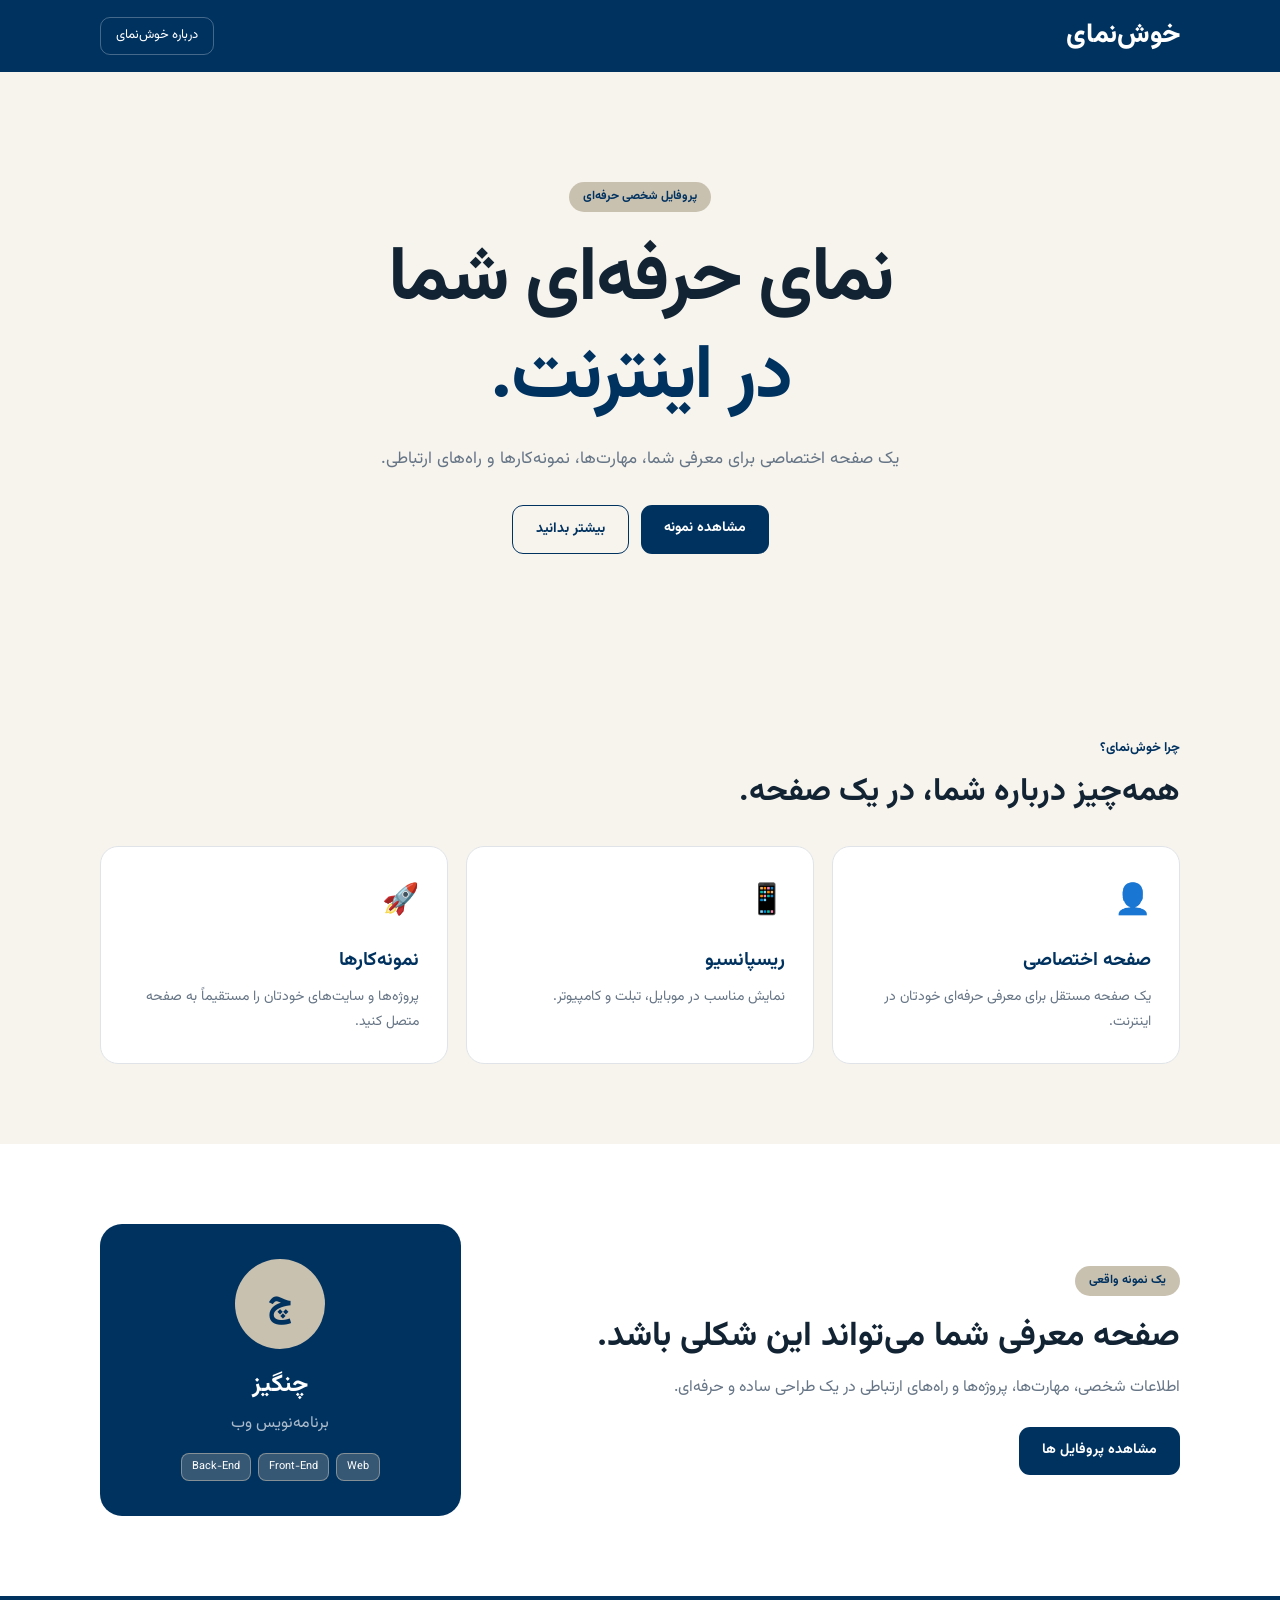
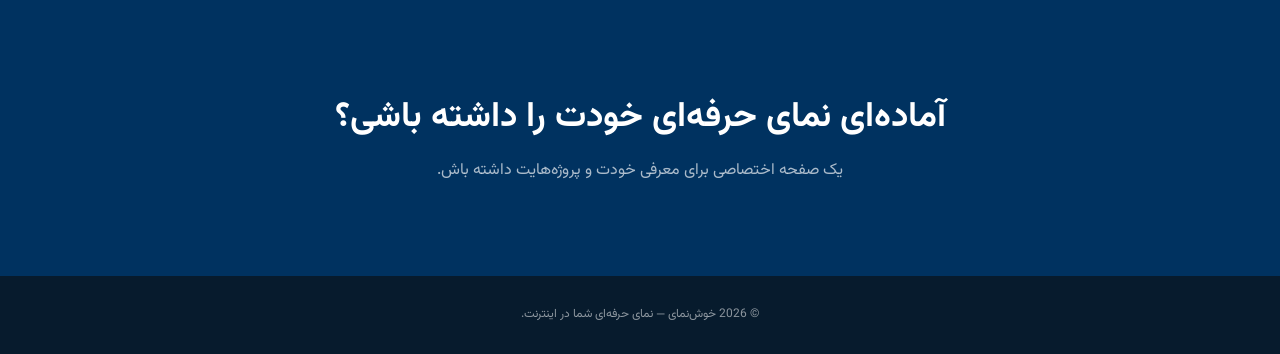
<file: index.html>
<!DOCTYPE html>
<html lang="fa" dir="rtl">

<head>

    <meta charset="UTF-8">

    <meta name="viewport" content="width=device-width, initial-scale=1.0">

    <title>
        خوش‌نمای | نمای حرفه‌ای شما در اینترنت
    </title>
    <link href="https://fonts.googleapis.com/css2?family=Vazirmatn:wght@100..900&display=swap" rel="stylesheet">

    <meta name="description" content="خوش‌نمای؛ صفحه معرفی شخصی حرفه‌ای برای حضور بهتر شما در اینترنت.">

    <link rel="stylesheet" href="css/style.css">

</head>


<body>

    <!-- ================================
         Header
    ================================= -->

    <header>

        <div class="container nav">

            <a href="./" class="brand">
                خوش‌نمای
            </a>

            <a href="#about" class="nav-link">
                درباره خوش‌نمای
            </a>

        </div>

    </header>


    <main>

        <!-- ================================
             Hero
        ================================= -->

        <section class="hero">

            <div class="container hero-content">

                <span class="badge">
                    پروفایل شخصی حرفه‌ای
                </span>

                <h1>
                    نمای حرفه‌ای شما
                    <br>
                    <span>در اینترنت.</span>
                </h1>

                <p>
                    یک صفحه اختصاصی برای معرفی شما،
                    مهارت‌ها، نمونه‌کارها و راه‌های ارتباطی.
                </p>

                <div class="hero-actions">

                    <a href="profiles/parham/" class="button primary">
                        مشاهده نمونه
                    </a>

                    <a href="#about" class="button secondary">
                        بیشتر بدانید
                    </a>

                </div>

            </div>

        </section>


        <!-- ================================
             Features
        ================================= -->

        <section id="about" class="section">

            <div class="container">

                <div class="section-heading">

                    <span>
                        چرا خوش‌نمای؟
                    </span>

                    <h2>
                        همه‌چیز درباره شما،
                        در یک صفحه.
                    </h2>

                </div>


                <div class="features">

                    <article class="feature-card">

                        <div class="feature-icon">
                            👤
                        </div>

                        <h3>
                            صفحه اختصاصی
                        </h3>

                        <p>
                            یک صفحه مستقل برای معرفی
                            حرفه‌ای خودتان در اینترنت.
                        </p>

                    </article>


                    <article class="feature-card">

                        <div class="feature-icon">
                            📱
                        </div>

                        <h3>
                            ریسپانسیو
                        </h3>

                        <p>
                            نمایش مناسب در موبایل،
                            تبلت و کامپیوتر.
                        </p>

                    </article>


                    <article class="feature-card">

                        <div class="feature-icon">
                            🚀
                        </div>

                        <h3>
                            نمونه‌کارها
                        </h3>

                        <p>
                            پروژه‌ها و سایت‌های خودتان
                            را مستقیماً به صفحه متصل کنید.
                        </p>

                    </article>

                </div>

            </div>

        </section>


        <!-- ================================
             Profile Showcase
        ================================= -->

        <section class="showcase section">

            <div class="container showcase-content">

                <div>

                    <span class="badge">
                        یک نمونه واقعی
                    </span>

                    <h2>
                        صفحه معرفی شما
                        می‌تواند این شکلی باشد.
                    </h2>

                    <p>
                        اطلاعات شخصی، مهارت‌ها،
                        پروژه‌ها و راه‌های ارتباطی
                        در یک طراحی ساده و حرفه‌ای.
                    </p>

                    <a href="./profiles.html" class="button primary">
                        مشاهده پروفایل ها
                    </a>

                </div>


                <div class="showcase-card">

                    <div class="showcase-avatar">
                        چ
                    </div>

                    <h3>
                        چنگیز
                    </h3>

                    <p>
                        برنامه‌نویس وب
                    </p>

                    <div class="showcase-tags">

                        <span>Web</span>
                        <span>Front-End</span>
                        <span>Back-End</span>

                    </div>

                </div>

            </div>

        </section>


        <!-- ================================
             Simple CTA
        ================================= -->

        <section class="cta">

            <div class="container">

                <h2>
                    آماده‌ای نمای حرفه‌ای
                    خودت را داشته باشی؟
                </h2>

                <p>
                    یک صفحه اختصاصی برای معرفی خودت
                    و پروژه‌هایت داشته باش.
                </p>

            </div>

        </section>

    </main>


    <!-- ================================
         Footer
    ================================= -->

    <footer>

        <div class="container">

            © 2026 خوش‌نمای — نمای حرفه‌ای شما در اینترنت.

        </div>

    </footer>

</body>

</html>
</file>
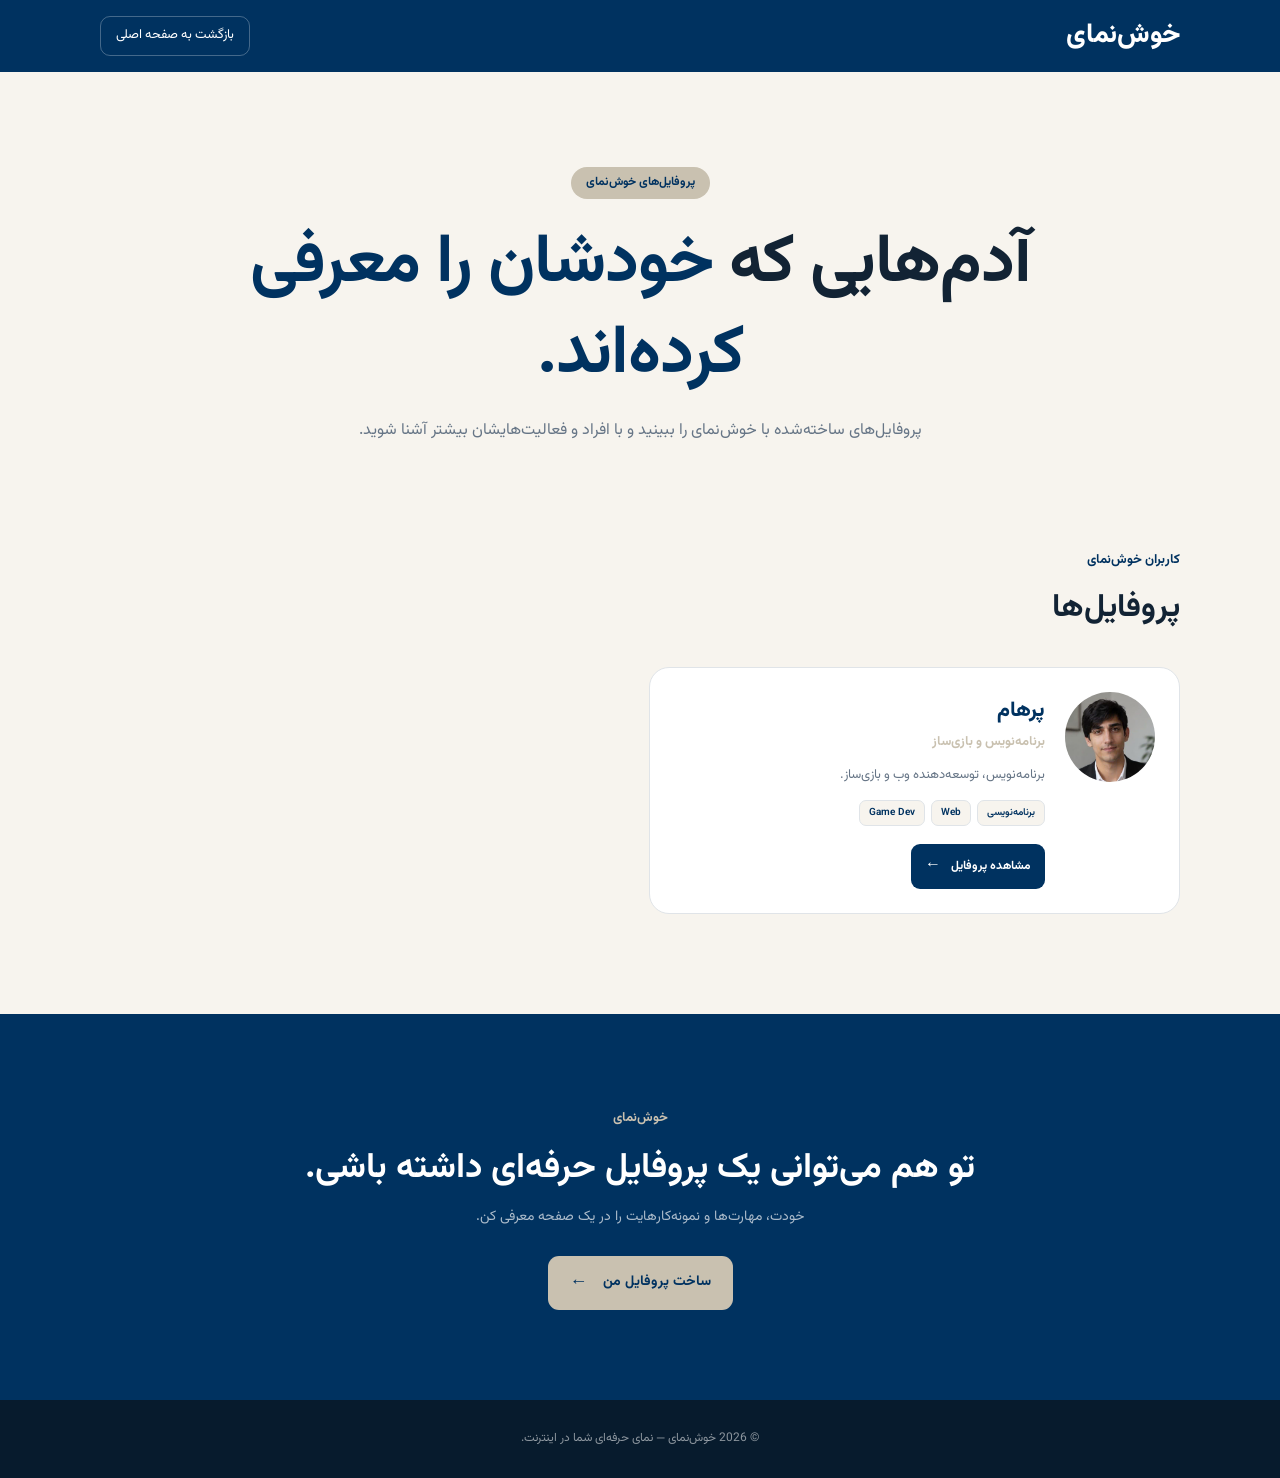
<file: profiles/index.html>
<!DOCTYPE html>
<html lang="fa" dir="rtl">

<head>
    <meta charset="UTF-8">
    <meta name="viewport" content="width=device-width, initial-scale=1.0">

    <title>پروفایل‌ها | خوش‌نمای</title>

    <meta name="description"
        content="مشاهده پروفایل‌های کاربران خوش‌نمای؛ معرفی افراد، مهارت‌ها و راه‌های ارتباطی آن‌ها.">

    <!-- Font -->
    <link href="https://fonts.googleapis.com/css2?family=Vazirmatn:wght@100..900&display=swap" rel="stylesheet">

    <!-- Page Style -->
    <link rel="stylesheet" href="style.css">
</head>

<body>

    <!-- ================================
         Header
    ================================= -->

    <header class="header">

        <div class="container nav">

            <a href="../" class="brand">
                خوش‌نمای
            </a>

            <a href="../" class="back-link">
                بازگشت به صفحه اصلی
            </a>

        </div>

    </header>


    <main>

        <!-- ================================
             Hero
        ================================= -->

        <section class="hero">

            <div class="container hero-content">

                <span class="badge">
                    پروفایل‌های خوش‌نمای
                </span>

                <h1>
                    آدم‌هایی که
                    <span>خودشان را معرفی کرده‌اند.</span>
                </h1>

                <p>
                    پروفایل‌های ساخته‌شده با خوش‌نمای را ببینید
                    و با افراد و فعالیت‌هایشان بیشتر آشنا شوید.
                </p>

            </div>

        </section>


        <!-- ================================
             Profiles
        ================================= -->

        <section class="profiles-section">

            <div class="container">

                <div class="section-heading">

                    <span>
                        کاربران خوش‌نمای
                    </span>

                    <h2>
                        پروفایل‌ها
                    </h2>

                </div>


                <div class="profiles-grid">


                    <!-- Profile 01 -->

                    <article class="profile-card">

                        <div class="profile-avatar">
                            <img src="../profiles/parham/images/profile.jpg" alt="تصویر پروفایل پرهام">
                        </div>

                        <div class="profile-info">

                            <h3>
                                پرهام
                            </h3>

                            <p class="profile-job">
                                برنامه‌نویس و بازی‌ساز
                            </p>

                            <p class="profile-description">
                                برنامه‌نویس، توسعه‌دهنده وب و بازی‌ساز.
                            </p>

                            <div class="profile-skills">

                                <span>
                                    برنامه‌نویسی
                                </span>

                                <span>
                                    Web
                                </span>

                                <span>
                                    Game Dev
                                </span>

                            </div>

                            <a href="../profiles/parham/" class="profile-button">
                                مشاهده پروفایل
                                <span>←</span>
                            </a>

                        </div>

                    </article>

                    <!-- Profile Template -->

                    <!-- <article class="profile-card">

                        <div class="profile-avatar">

                            <div class="avatar-placeholder">
                                س
                            </div>

                        </div>

                        <div class="profile-info">

                            <h3>
                                نام کاربر
                            </h3>

                            <p class="profile-job">
                                فریلنسر
                            </p>

                            <p class="profile-description">
                                فعال در حوزه پروژه‌های آنلاین و فریلنسری.
                            </p>

                            <div class="profile-skills">

                                <span>
                                    Freelance
                                </span>

                                <span>
                                    طراحی
                                </span>

                                <span>
                                    وب
                                </span>

                            </div>

                            <a href="#" class="profile-button">
                                مشاهده پروفایل
                                <span>←</span>
                            </a>

                        </div>

                    </article> -->

                </div>

            </div>

        </section>


        <!-- ================================
             CTA
        ================================= -->

        <section class="cta">

            <div class="container">

                <span class="cta-label">
                    خوش‌نمای
                </span>

                <h2>
                    تو هم می‌توانی یک پروفایل حرفه‌ای داشته باشی.
                </h2>

                <p>
                    خودت، مهارت‌ها و نمونه‌کارهایت را در یک صفحه معرفی کن.
                </p>

                <a href="../" class="cta-button">
                    ساخت پروفایل من
                    <span>←</span>
                </a>

            </div>

        </section>

    </main>


    <!-- ================================
         Footer
    ================================= -->

    <footer>

        <div class="container">

            © 2026 خوش‌نمای — نمای حرفه‌ای شما در اینترنت.

        </div>

    </footer>

</body>

</html>
</file>
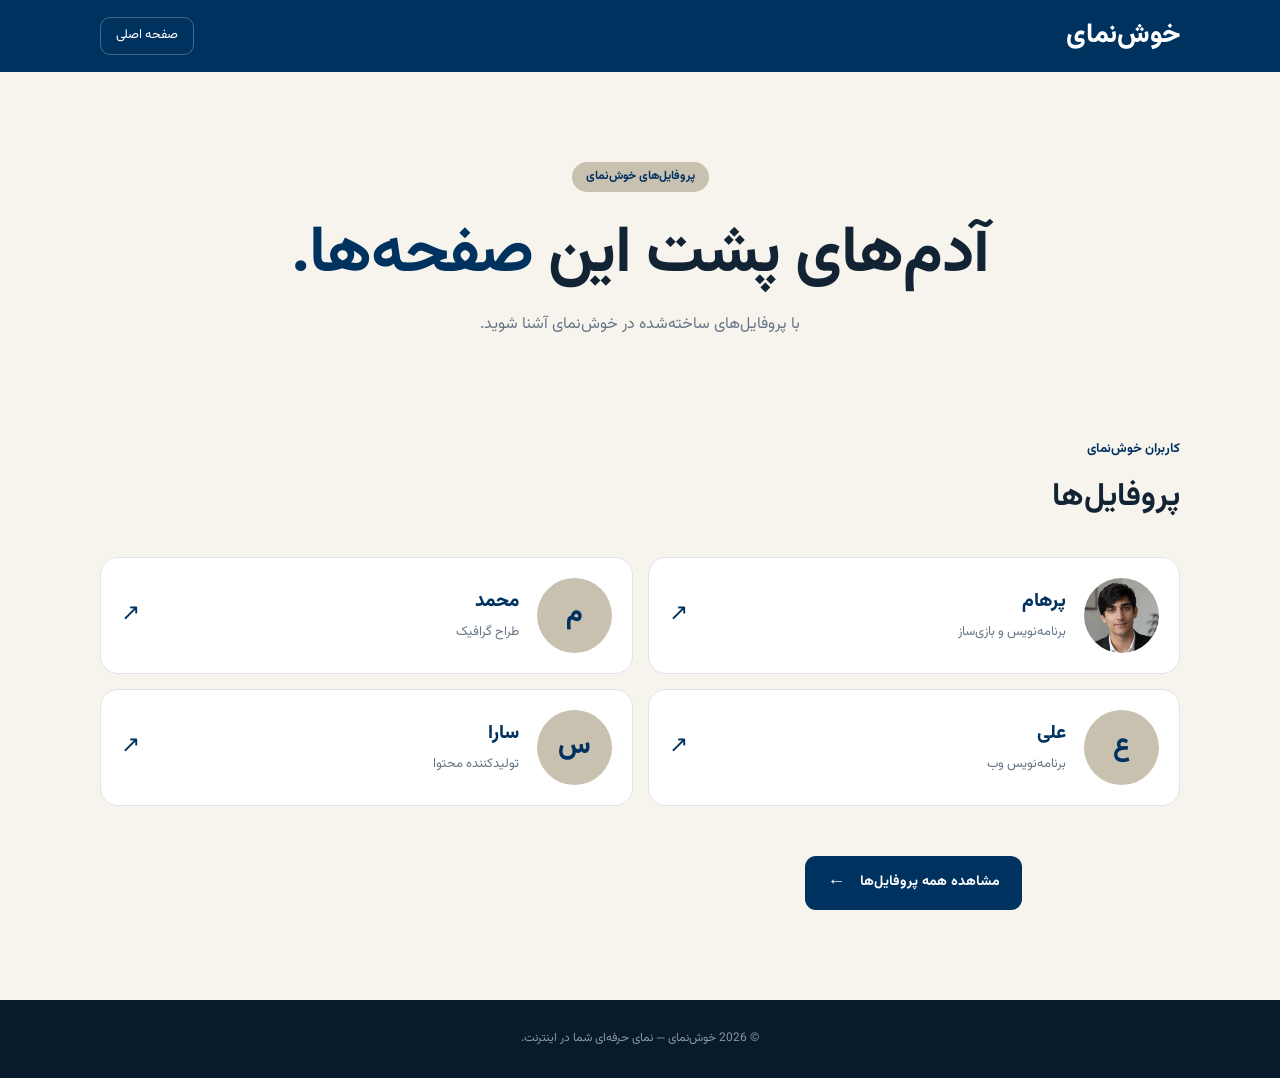
<file: profiles.html>
<!DOCTYPE html>
<html lang="fa" dir="rtl">

<head>
    <meta charset="UTF-8">
    <meta name="viewport" content="width=device-width, initial-scale=1.0">

    <title>پروفایل‌ها | خوش‌نمای</title>

    <meta name="description"
        content="پروفایل‌های ساخته‌شده در خوش‌نما؛ افراد و متخصصانی که نمای حرفه‌ای خود را در اینترنت ساخته‌اند.">

    <link rel="stylesheet" href="css/profiles.css">

    <link href="https://fonts.googleapis.com/css2?family=Vazirmatn:wght@100..900&display=swap" rel="stylesheet">
</head>

<body>

    <!-- Header -->
    <header>
        <div class="container nav">

            <a href="./" class="brand">
                خوش‌نمای
            </a>

            <a href="./" class="back-link">
                صفحه اصلی
            </a>

        </div>
    </header>


    <main>

        <!-- Hero -->
        <section class="profiles-hero">

            <div class="container">

                <span class="badge">
                    پروفایل‌های خوش‌نمای
                </span>

                <h1>
                    آدم‌های پشت این
                    <span>صفحه‌ها.</span>
                </h1>

                <p>
                    با پروفایل‌های ساخته‌شده در خوش‌نمای
                    آشنا شوید.
                </p>

            </div>

        </section>


        <!-- Profiles -->
        <section class="profiles-section">

            <div class="container">

                <div class="section-heading">

                    <span>
                        کاربران خوش‌نمای
                    </span>

                    <h2>
                        پروفایل‌ها
                    </h2>

                </div>


                <div class="profiles-grid">

                    <!-- Profile 01 -->
                    <a href="profiles/parham/" class="profile-card">

                        <div class="profile-avatar">
                            <img src="profiles/parham/images/profile.jpg" alt="پرهام">
                        </div>

                        <div class="profile-info">

                            <h3>
                                پرهام
                            </h3>

                            <p>
                                برنامه‌نویس و بازی‌ساز
                            </p>

                        </div>

                        <span class="profile-arrow">
                            ↗
                        </span>

                    </a>


                    <!-- Profile 02 -->
                    <a href="#" class="profile-card">

                        <div class="profile-avatar">
                            <div class="avatar-placeholder">
                                م
                            </div>
                        </div>

                        <div class="profile-info">

                            <h3>
                                محمد
                            </h3>

                            <p>
                                طراح گرافیک
                            </p>

                        </div>

                        <span class="profile-arrow">
                            ↗
                        </span>

                    </a>


                    <!-- Profile 03 -->
                    <a href="#" class="profile-card">

                        <div class="profile-avatar">
                            <div class="avatar-placeholder">
                                ع
                            </div>
                        </div>

                        <div class="profile-info">

                            <h3>
                                علی
                            </h3>

                            <p>
                                برنامه‌نویس وب
                            </p>

                        </div>

                        <span class="profile-arrow">
                            ↗
                        </span>

                    </a>


                    <!-- Profile 04 -->
                    <a href="#" class="profile-card">

                        <div class="profile-avatar">
                            <div class="avatar-placeholder">
                                س
                            </div>
                        </div>

                        <div class="profile-info">

                            <h3>
                                سارا
                            </h3>

                            <p>
                                تولیدکننده محتوا
                            </p>

                        </div>

                        <span class="profile-arrow">
                            ↗
                        </span>

                    </a>


                    <!-- All Profiles -->
                    <div class="all-profiles">

                        <a href="./profiles/index.html" class="all-profiles-button">
                            مشاهده همه پروفایل‌ها
                            <span>←</span>
                        </a>

                    </div>

                </div>

        </section>

    </main>


    <!-- Footer -->
    <footer>

        <div class="container">

            © 2026 خوش‌نمای — نمای حرفه‌ای شما در اینترنت.

        </div>

    </footer>

</body>

</html>
</file>
<file: css/style.css>
/* ========================================
   Reset
======================================== */

* {
    margin: 0;
    padding: 0;

    box-sizing: border-box;
}

html {
    scroll-behavior: smooth;
}

body {
    background: #f7f4ee;
    color: #122334;

    font-family: "Vazirmatn", Tahoma, sans-serif;

    line-height: 1.8;
}

a {
    color: inherit;

    text-decoration: none;
}


/* ========================================
   Container
======================================== */

.container {
    width: min(1080px, 92%);

    margin: 0 auto;
}


/* ========================================
   Header
======================================== */

header {
    position: sticky;

    top: 0;

    z-index: 100;

    background: #003260;

    color: #ffffff;
}

.nav {
    height: 72px;

    display: flex;
    align-items: center;
    justify-content: space-between;
}

.brand {
    font-size: 27px;

    font-weight: 800;
}

.nav-link {
    padding: 6px 15px;

    border: 1px solid #ffffff44;

    border-radius: 10px;

    font-size: 13px;

    transition: 0.2s ease;
}

.nav-link:hover {
    background: #C9C1B0;

    color: #003260;

    border-color: #C9C1B0;
}


/* ========================================
   Hero
======================================== */

.hero {
    padding: 110px 0 100px;

    text-align: center;
}

.hero-content {
    display: flex;

    flex-direction: column;

    align-items: center;
}

.badge {
    display: inline-block;

    padding: 4px 14px;

    background: #C9C1B0;

    color: #003260;

    border-radius: 50px;

    font-size: 12px;

    font-weight: 700;
}

.hero h1 {
    margin-top: 20px;

    font-size: clamp(45px, 7vw, 76px);

    line-height: 1.3;

    letter-spacing: -2px;
}

.hero h1 span {
    color: #003260;
}

.hero p {
    max-width: 650px;

    margin-top: 15px;

    color: #667586;

    font-size: 17px;
}

.hero-actions {
    display: flex;

    flex-wrap: wrap;

    justify-content: center;

    gap: 12px;

    margin-top: 30px;
}


/* ========================================
   Buttons
======================================== */

.button {
    display: inline-block;

    padding: 11px 23px;

    border-radius: 11px;

    font-size: 14px;

    font-weight: 700;

    transition: 0.2s ease;
}

.button:hover {
    transform: translateY(-3px);
}

.primary {
    background: #003260;

    color: #ffffff;
}

.secondary {
    border: 1px solid #003260;

    color: #003260;
}


/* ========================================
   Sections
======================================== */

.section {
    padding: 80px 0;
}

.section-heading {
    margin-bottom: 30px;
}

.section-heading span {
    color: #003260;

    font-size: 13px;

    font-weight: 700;
}

.section-heading h2 {
    max-width: 650px;

    margin-top: 5px;

    color: #122334;

    font-size: 32px;

    line-height: 1.5;
}


/* ========================================
   Features
======================================== */

.features {
    display: grid;

    grid-template-columns: repeat(3, 1fr);

    gap: 18px;
}

.feature-card {
    padding: 28px;

    background: #ffffff;

    border: 1px solid #e0e4e8;

    border-radius: 18px;

    transition: 0.2s ease;
}

.feature-card:hover {
    transform: translateY(-5px);

    border-color: #C9C1B0;

    box-shadow: 0 15px 35px #00326012;
}

.feature-icon {
    font-size: 30px;
}

.feature-card h3 {
    margin-top: 15px;

    color: #003260;

    font-size: 19px;
}

.feature-card p {
    margin-top: 7px;

    color: #667586;

    font-size: 14px;
}


/* ========================================
   Showcase
======================================== */

.showcase {
    background: #ffffff;
}

.showcase-content {
    display: grid;

    grid-template-columns: 1.3fr 0.7fr;

    align-items: center;

    gap: 50px;
}

.showcase h2 {
    max-width: 600px;

    margin-top: 15px;

    color: #122334;

    font-size: 34px;

    line-height: 1.5;
}

.showcase p {
    max-width: 600px;

    margin: 12px 0 25px;

    color: #667586;
}


/* ========================================
   Showcase Card
======================================== */

.showcase-card {
    padding: 35px;

    background: #003260;

    color: #ffffff;

    border-radius: 22px;

    text-align: center;
}

.showcase-avatar {
    width: 90px;
    height: 90px;

    display: flex;

    align-items: center;
    justify-content: center;

    margin: 0 auto 15px;

    background: #C9C1B0;

    color: #003260;

    border-radius: 50%;

    font-size: 35px;

    font-weight: 800;
}

.showcase-card h3 {
    font-size: 24px;
}

.showcase-card p {
    margin: 2px 0 15px;

    color: #ffffffaa;
}

.showcase-tags {
    display: flex;

    flex-wrap: wrap;

    justify-content: center;

    gap: 7px;
}

.showcase-tags span {
    padding: 3px 10px;

    background: #C9C1B044;

    border: 1px solid #C9C1B088;

    border-radius: 8px;

    font-size: 11px;
}


/* ========================================
   CTA
======================================== */

.cta {
    padding: 90px 0;

    background: #003260;

    color: #ffffff;

    text-align: center;
}

.cta h2 {
    font-size: 35px;
}

.cta p {
    margin-top: 8px;

    color: #ffffffaa;
}


/* ========================================
   Footer
======================================== */

footer {
    padding: 28px 0;

    background: #071b2d;

    color: #ffffff88;

    font-size: 12px;

    text-align: center;
}


/* ========================================
   Responsive
======================================== */

@media (max-width: 700px) {

    .nav-link {
        display: none;
    }

    .hero {
        padding: 75px 0;
    }

    .hero h1 {
        font-size: 43px;

        letter-spacing: -1px;
    }

    .hero p {
        font-size: 15px;
    }

    .features {
        grid-template-columns: 1fr;
    }

    .showcase-content {
        grid-template-columns: 1fr;

        gap: 35px;
    }

    .showcase h2 {
        font-size: 28px;
    }

    .cta {
        padding: 70px 20px;
    }

    .cta h2 {
        font-size: 28px;
    }
}
</file>
<file: profiles/style.css>
/* ========================================
   Reset
======================================== */

* {
    margin: 0;
    padding: 0;
    box-sizing: border-box;
}

html {
    scroll-behavior: smooth;
}

body {
    background: #f7f4ee;
    color: #122334;
    font-family: "Vazirmatn", Tahoma, sans-serif;
    line-height: 1.8;
}

a {
    color: inherit;
    text-decoration: none;
}


/* ========================================
   Container
======================================== */

.container {
    width: min(1080px, 92%);
    margin: 0 auto;
}


/* ========================================
   Header
======================================== */

.header {
    position: sticky;
    top: 0;
    z-index: 100;

    background: #003260;
    color: #ffffff;
}

.nav {
    min-height: 72px;

    display: flex;
    align-items: center;
    justify-content: space-between;
}

.brand {
    color: #ffffff;
    font-size: 27px;
    font-weight: 800;
}

.back-link {
    padding: 7px 15px;

    border: 1px solid #ffffff44;
    border-radius: 10px;

    color: #ffffff;
    font-size: 13px;

    transition: 0.2s ease;
}

.back-link:hover {
    background: #C9C1B0;
    border-color: #C9C1B0;
    color: #003260;
}


/* ========================================
   Hero
======================================== */

.hero {
    padding: 95px 0 80px;
    text-align: center;
}

.hero-content {
    display: flex;
    flex-direction: column;
    align-items: center;
}

.badge {
    display: inline-block;

    padding: 5px 15px;

    background: #C9C1B0;
    color: #003260;

    border-radius: 50px;

    font-size: 12px;
    font-weight: 700;
}

.hero h1 {
    max-width: 800px;

    margin-top: 20px;

    color: #122334;

    font-size: clamp(42px, 6vw, 68px);
    line-height: 1.35;
    letter-spacing: -1px;
}

.hero h1 span {
    color: #003260;
}

.hero p {
    max-width: 620px;

    margin-top: 15px;

    color: #667586;
    font-size: 16px;
}


/* ========================================
   Profiles Section
======================================== */

.profiles-section {
    padding: 20px 0 100px;
}

.section-heading {
    margin-bottom: 30px;
}

.section-heading span {
    color: #003260;

    font-size: 13px;
    font-weight: 700;
}

.section-heading h2 {
    margin-top: 5px;

    color: #122334;
    font-size: 32px;
}


/* ========================================
   Profiles Grid
======================================== */

.profiles-grid {
    display: grid;

    grid-template-columns: repeat(2, 1fr);

    gap: 18px;
}


/* ========================================
   Profile Card
======================================== */

.profile-card {
    display: flex;
    align-items: flex-start;

    gap: 20px;

    padding: 24px;

    background: #ffffff;

    border: 1px solid #e0e4e8;
    border-radius: 20px;

    transition: 0.25s ease;
}

.profile-card:hover {
    transform: translateY(-5px);

    border-color: #C9C1B0;

    box-shadow: 0 15px 35px #00326012;
}


/* ========================================
   Avatar
======================================== */

.profile-avatar {
    width: 90px;
    height: 90px;

    flex-shrink: 0;

    overflow: hidden;

    border-radius: 50%;

    background: #C9C1B0;
}

.profile-avatar img {
    width: 100%;
    height: 100%;

    display: block;

    object-fit: cover;
}

.avatar-placeholder {
    width: 100%;
    height: 100%;

    display: flex;
    align-items: center;
    justify-content: center;

    color: #003260;

    font-size: 32px;
    font-weight: 800;
}


/* ========================================
   Profile Information
======================================== */

.profile-info {
    min-width: 0;
    flex: 1;
}

.profile-info h3 {
    color: #003260;

    font-size: 21px;
    font-weight: 800;
}

.profile-job {
    margin-top: 1px;

    color: #C9C1B0;

    font-size: 13px;
    font-weight: 700;
}

.profile-description {
    margin-top: 8px;

    color: #667586;

    font-size: 13px;

    line-height: 1.9;
}


/* ========================================
   Profile Skills
======================================== */

.profile-skills {
    display: flex;
    flex-wrap: wrap;

    gap: 6px;

    margin-top: 13px;
}

.profile-skills span {
    padding: 3px 9px;

    background: #f7f4ee;

    border: 1px solid #e0e4e8;
    border-radius: 7px;

    color: #003260;

    font-size: 10px;
    font-weight: 600;
}


/* ========================================
   Profile Button
======================================== */

.profile-button {
    display: inline-flex;
    align-items: center;

    gap: 10px;

    margin-top: 18px;

    padding: 8px 14px;

    background: #003260;
    color: #ffffff;

    border-radius: 9px;

    font-size: 12px;
    font-weight: 700;

    transition: 0.2s ease;
}

.profile-button span {
    font-size: 16px;
}

.profile-button:hover {
    background: #C9C1B0;
    color: #003260;

    transform: translateY(-2px);
}


/* ========================================
   CTA
======================================== */

.cta {
    padding: 90px 20px;

    background: #003260;

    color: #ffffff;

    text-align: center;
}

.cta-label {
    color: #C9C1B0;

    font-size: 13px;
    font-weight: 700;
}

.cta h2 {
    max-width: 700px;

    margin: 10px auto 0;

    font-size: 35px;
    line-height: 1.5;
}

.cta p {
    margin-top: 10px;

    color: #ffffffaa;

    font-size: 14px;
}

.cta-button {
    display: inline-flex;
    align-items: center;

    gap: 15px;

    margin-top: 25px;

    padding: 11px 22px;

    background: #C9C1B0;
    color: #003260;

    border-radius: 11px;

    font-size: 14px;
    font-weight: 700;

    transition: 0.2s ease;
}

.cta-button span {
    font-size: 18px;
}

.cta-button:hover {
    background: #ffffff;

    transform: translateY(-3px);
}


/* ========================================
   Footer
======================================== */

footer {
    padding: 28px 0;

    background: #071b2d;

    color: #ffffff88;

    font-size: 12px;
    text-align: center;
}


/* ========================================
   Responsive
======================================== */

@media (max-width: 800px) {

    .profiles-grid {
        grid-template-columns: 1fr;
    }

    .hero {
        padding: 75px 0 60px;
    }

    .hero h1 {
        font-size: 48px;
    }

    .cta h2 {
        font-size: 30px;
    }
}


/* ========================================
   Mobile
======================================== */

@media (max-width: 550px) {

    .container {
        width: 92%;
    }

    .nav {
        min-height: 65px;
    }

    .brand {
        font-size: 24px;
    }

    .back-link {
        padding: 5px 11px;
        font-size: 11px;
    }

    .hero {
        padding: 60px 0 50px;
    }

    .hero h1 {
        font-size: 38px;
        letter-spacing: -0.5px;
    }

    .hero p {
        font-size: 14px;
    }

    .profiles-section {
        padding-bottom: 70px;
    }

    .section-heading h2 {
        font-size: 28px;
    }

    .profile-card {
        gap: 15px;
        padding: 18px;
    }

    .profile-avatar {
        width: 72px;
        height: 72px;
    }

    .avatar-placeholder {
        font-size: 27px;
    }

    .profile-info h3 {
        font-size: 18px;
    }

    .profile-description {
        font-size: 12px;
    }

    .profile-button {
        padding: 7px 12px;
        font-size: 11px;
    }

    .cta {
        padding: 70px 20px;
    }

    .cta h2 {
        font-size: 27px;
    }
}


/* ========================================
   Small Mobile
======================================== */

@media (max-width: 400px) {

    .back-link {
        display: none;
    }

    .hero h1 {
        font-size: 34px;
    }

    .profile-card {
        flex-direction: column;
        align-items: center;

        text-align: center;
    }

    .profile-info {
        width: 100%;
    }

    .profile-skills {
        justify-content: center;
    }

    .profile-button {
        justify-content: center;
    }

    .profile-avatar {
        width: 85px;
        height: 85px;
    }
}
</file>
<file: css/profiles.css>
/* ========================================
   Reset
======================================== */

* {
    margin: 0;
    padding: 0;
    box-sizing: border-box;
}

html {
    scroll-behavior: smooth;
}

body {
    background: #f7f4ee;
    color: #122334;
    font-family: "Vazirmatn", Tahoma, sans-serif;
    line-height: 1.8;
}

a {
    color: inherit;
    text-decoration: none;
}


/* ========================================
   Container
======================================== */

.container {
    width: min(1080px, 92%);
    margin: 0 auto;
}


/* ========================================
   Header
======================================== */

header {
    position: sticky;
    top: 0;
    z-index: 100;
    background: #003260;
    color: #ffffff;
}

.nav {
    height: 72px;

    display: flex;
    align-items: center;
    justify-content: space-between;
}

.brand {
    color: #ffffff;
    font-size: 27px;
    font-weight: 800;
}

.back-link {
    padding: 6px 15px;

    border: 1px solid #ffffff44;
    border-radius: 10px;

    color: #ffffff;
    font-size: 13px;

    transition: 0.2s ease;
}

.back-link:hover {
    background: #C9C1B0;
    color: #003260;
    border-color: #C9C1B0;
}


/* ========================================
   Hero
======================================== */

.profiles-hero {
    padding: 90px 0 75px;
    text-align: center;
}

.profiles-hero .container {
    display: flex;
    flex-direction: column;
    align-items: center;
}

.badge {
    display: inline-block;

    padding: 4px 14px;

    background: #C9C1B0;
    color: #003260;

    border-radius: 50px;

    font-size: 12px;
    font-weight: 700;
}

.profiles-hero h1 {
    margin-top: 20px;

    color: #122334;

    font-size: clamp(42px, 6vw, 65px);
    line-height: 1.35;
    letter-spacing: -1px;
}

.profiles-hero h1 span {
    color: #003260;
}

.profiles-hero p {
    max-width: 600px;

    margin-top: 12px;

    color: #667586;
    font-size: 16px;
}


/* ========================================
   Profiles Section
======================================== */

.profiles-section {
    padding: 20px 0 90px;
}

.section-heading {
    margin-bottom: 30px;
}

.section-heading span {
    color: #003260;

    font-size: 13px;
    font-weight: 700;
}

.section-heading h2 {
    margin-top: 5px;

    color: #122334;
    font-size: 32px;
}


/* ========================================
   Profiles Grid
======================================== */

.profiles-grid {
    display: grid;

    grid-template-columns: repeat(2, 1fr);

    gap: 15px;
}


/* ========================================
   Profile Card
======================================== */

.profile-card {
    position: relative;

    display: flex;
    align-items: center;

    gap: 18px;

    padding: 20px;

    background: #ffffff;

    border: 1px solid #e0e4e8;
    border-radius: 18px;

    transition: 0.2s ease;
}

.profile-card:hover {
    transform: translateY(-5px);

    border-color: #C9C1B0;

    box-shadow: 0 15px 35px #00326012;
}


/* ========================================
   Avatar
======================================== */

.profile-avatar {
    width: 75px;
    height: 75px;

    flex-shrink: 0;

    overflow: hidden;

    border-radius: 50%;

    background: #C9C1B0;
}

.profile-avatar img {
    width: 100%;
    height: 100%;

    display: block;

    object-fit: cover;
}

.avatar-placeholder {
    width: 100%;
    height: 100%;

    display: flex;
    align-items: center;
    justify-content: center;

    color: #003260;

    font-size: 27px;
    font-weight: 800;
}


/* ========================================
   Profile Info
======================================== */

.profile-info {
    min-width: 0;
}

.profile-info h3 {
    color: #003260;

    font-size: 19px;
    font-weight: 800;
}

.profile-info p {
    margin-top: 2px;

    color: #667586;

    font-size: 13px;
}


/* ========================================
   Arrow
======================================== */

.profile-arrow {
    margin-right: auto;

    color: #003260;

    font-size: 23px;

    transition: 0.2s ease;
}

.profile-card:hover .profile-arrow {
    transform: translateX(-5px);
}


/* ========================================
   All Profiles Button
======================================== */

.all-profiles {
    display: flex;
    justify-content: center;

    margin-top: 35px;
}

.all-profiles-button {
    display: inline-flex;
    align-items: center;

    gap: 15px;

    padding: 11px 22px;

    background: #003260;
    color: #ffffff;

    border-radius: 11px;

    font-size: 14px;
    font-weight: 700;

    transition: 0.2s ease;
}

.all-profiles-button:hover {
    background: #C9C1B0;
    color: #003260;

    transform: translateY(-3px);
}

.all-profiles-button span {
    font-size: 18px;
}


/* ========================================
   Footer
======================================== */

footer {
    padding: 28px 0;

    background: #071b2d;
    color: #ffffff88;

    font-size: 12px;
    text-align: center;
}


/* ========================================
   Responsive
======================================== */

@media (max-width: 700px) {

    .container {
        width: 92%;
    }

    .nav {
        height: 65px;
    }

    .brand {
        font-size: 24px;
    }

    .back-link {
        padding: 5px 12px;
        font-size: 12px;
    }

    .profiles-hero {
        padding: 70px 0 55px;
    }

    .profiles-hero h1 {
        font-size: 43px;
        letter-spacing: -1px;
    }

    .profiles-hero p {
        font-size: 14px;
    }

    .profiles-section {
        padding-bottom: 70px;
    }

    .profiles-grid {
        grid-template-columns: 1fr;
    }

    .section-heading h2 {
        font-size: 28px;
    }

    .profile-card {
        padding: 17px;
    }

    .profile-avatar {
        width: 65px;
        height: 65px;
    }

    .profile-info h3 {
        font-size: 17px;
    }

    .profile-info p {
        font-size: 12px;
    }
}


/* ========================================
   Small Mobile
======================================== */

@media (max-width: 430px) {

    .profiles-hero {
        padding: 55px 0 45px;
    }

    .profiles-hero h1 {
        font-size: 36px;
    }

    .profiles-hero p {
        font-size: 13px;
    }

    .profile-card {
        gap: 13px;
        padding: 14px;
    }

    .profile-avatar {
        width: 58px;
        height: 58px;
    }

    .avatar-placeholder {
        font-size: 22px;
    }

    .profile-info h3 {
        font-size: 16px;
    }

    .profile-arrow {
        font-size: 19px;
    }

    .all-profiles-button {
        width: 100%;

        justify-content: center;
    }
}
</file>
